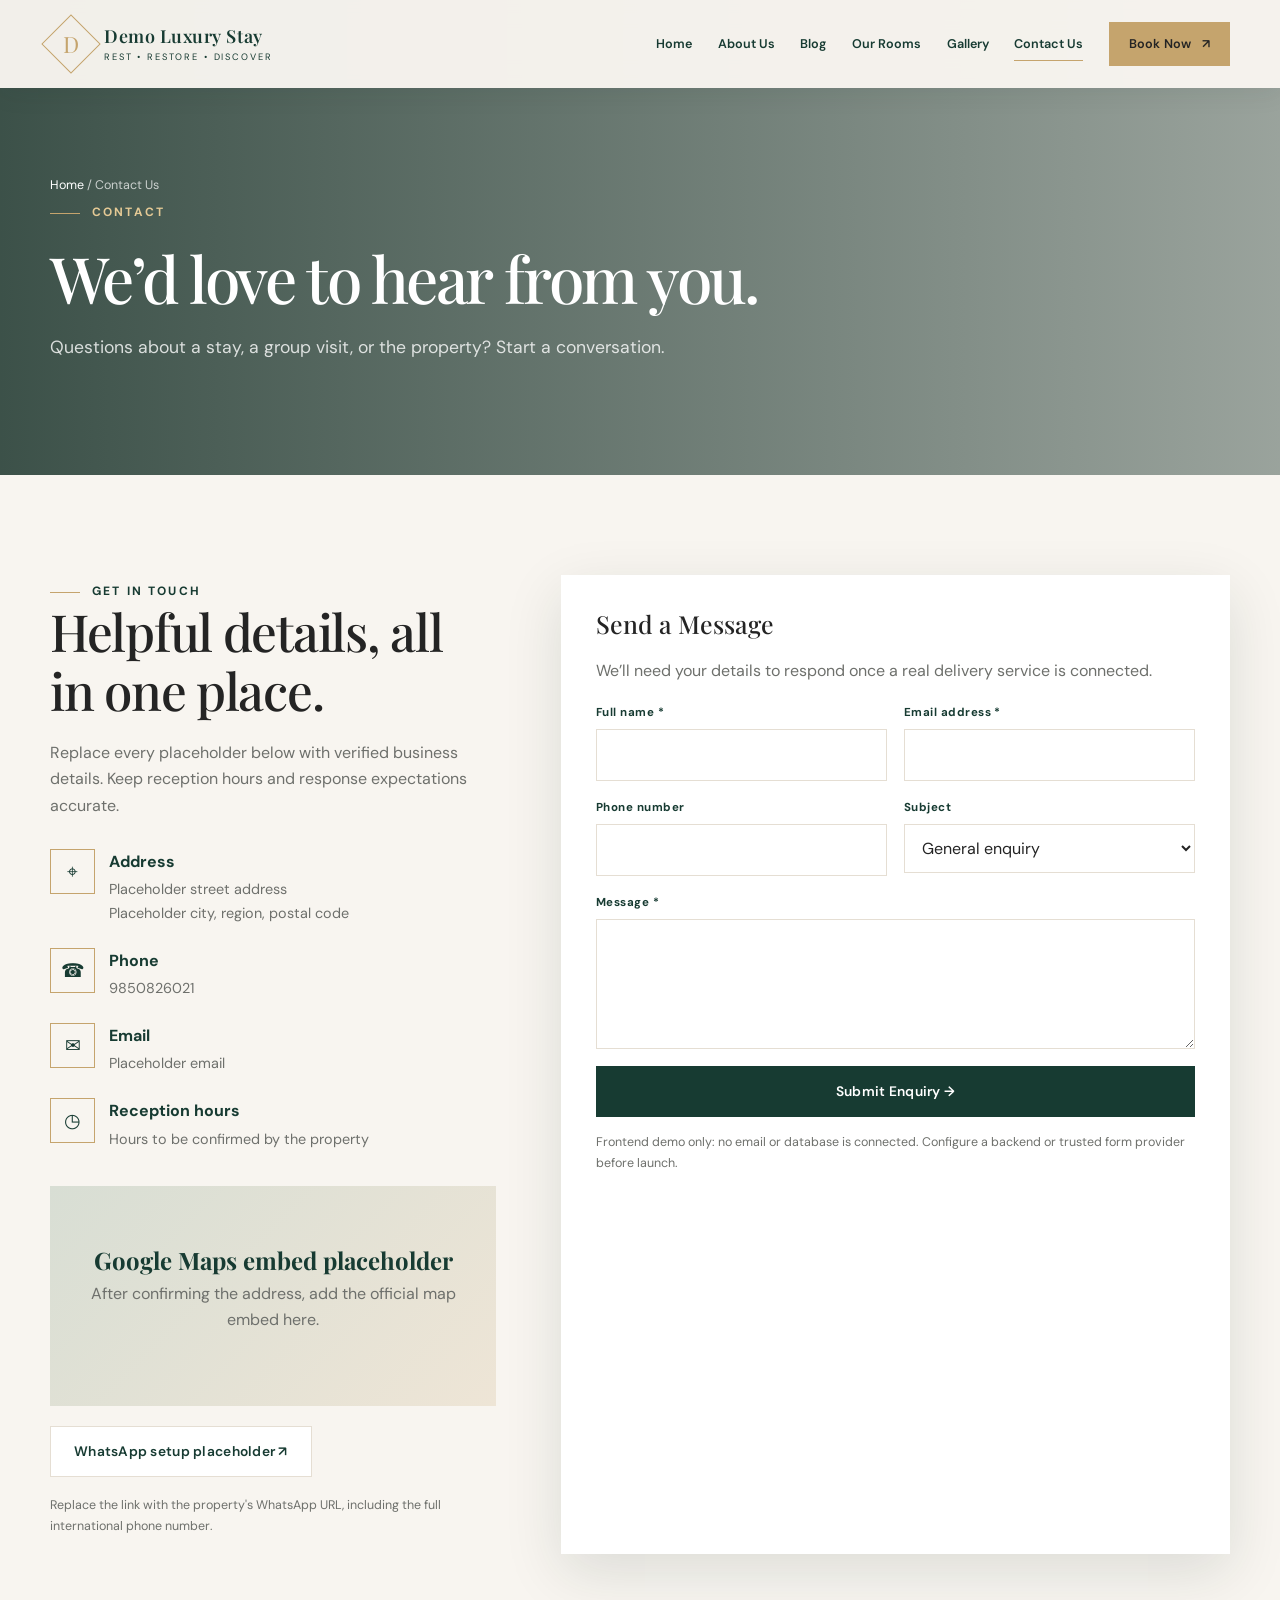
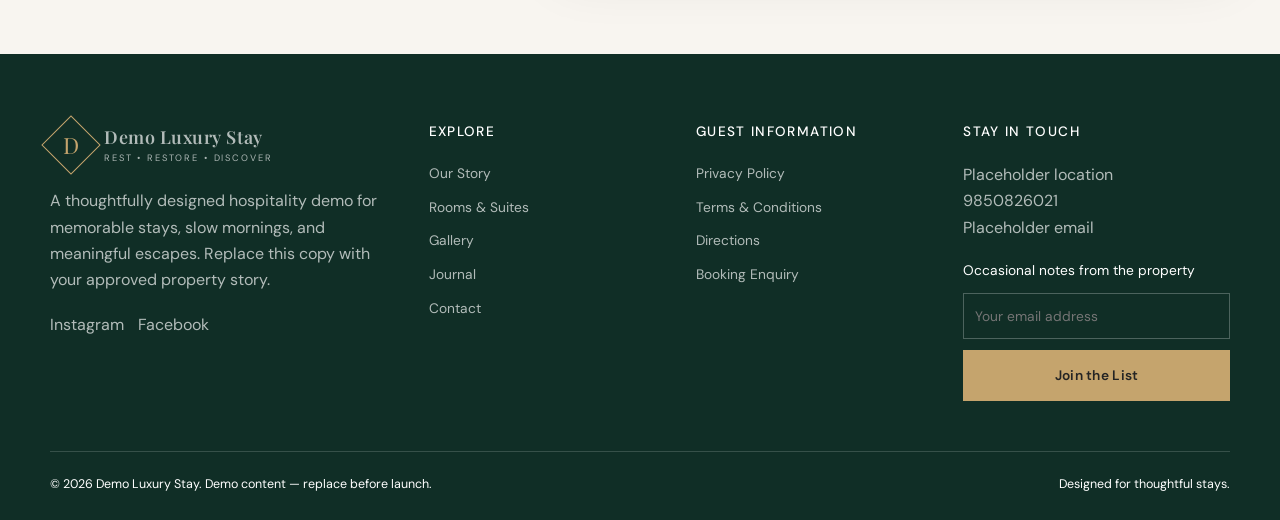
<file: contact.html>
<!doctype html>
<html lang="en">
<head>
  <meta charset="utf-8">
  <meta name="viewport" content="width=device-width, initial-scale=1">
  <title>Contact & Enquiries | Demo Luxury Stay</title>
  <meta name="description" content="Contact Demo Luxury Stay for accommodation enquiries. Contact details and map are placeholders to replace before launch.">
  <meta name="robots" content="index,follow">
  <meta name="theme-color" content="#173b32">
  <link rel="canonical" href="https://example.com/contact.html">
  <meta property="og:type" content="website">
  <meta property="og:title" content="Contact & Enquiries | Demo Luxury Stay">
  <meta property="og:description" content="Contact Demo Luxury Stay for accommodation enquiries. Contact details and map are placeholders to replace before launch.">
  <meta property="og:url" content="https://example.com/contact.html">
  <meta property="og:image" content="https://images.unsplash.com/photo-1566073771259-6a8506099945?auto=format&fit=crop&w=1200&q=80">
  <meta name="twitter:card" content="summary_large_image">
  <meta name="twitter:title" content="Contact & Enquiries | Demo Luxury Stay">
  <meta name="twitter:description" content="Contact Demo Luxury Stay for accommodation enquiries. Contact details and map are placeholders to replace before launch.">
  <link rel="icon" href="assets/favicon/favicon.svg" type="image/svg+xml">
  <link rel="stylesheet" href="css/style.css">
  <script type="application/ld+json">
{"@context":"https://schema.org","@type":"Hotel","name":"Demo Luxury Stay","description":"Placeholder hotel contact page. Replace with verified contact details.","url":"https://example.com/contact.html"}
</script>
</head>
<body>
<a class="sr-only" href="#main">Skip to content</a>
<header class="site-header inner-header">
  <div class="container nav-wrap">
    <a class="brand" href="index.html" aria-label="Demo Luxury Stay home">
      <span class="brand-mark" aria-hidden="true"><span>D</span></span>
      <span class="brand-copy"><strong>Demo Luxury Stay</strong><small>Rest • Restore • Discover</small></span>
    </a>
    <button class="menu-toggle" type="button" aria-label="Toggle navigation" aria-expanded="false"><span></span></button>
    <nav class="main-nav" aria-label="Main navigation">
      <a href="index.html" data-page="index.html">Home</a><a href="about.html" data-page="about.html">About Us</a><a href="blog.html" data-page="blog.html">Blog</a><a href="rooms.html" data-page="rooms.html">Our Rooms</a><a href="gallery.html" data-page="gallery.html">Gallery</a><a href="contact.html" data-page="contact.html">Contact Us</a>
      <a class="btn btn-gold" href="index.html#booking">Book Now <span aria-hidden="true">↗</span></a>
    </nav>
  </div>
</header>
<main id="main">
<section class="page-hero"><div class="container"><div class="breadcrumbs"><a href="index.html">Home</a> / Contact Us</div><span class="eyebrow">Contact</span><h1>We’d love to hear from you.</h1><p class="lead" style="color:rgba(255,255,255,.8)">Questions about a stay, a group visit, or the property? Start a conversation.</p></div></section>
<section class="section"><div class="container contact-grid"><div><span class="eyebrow">Get in touch</span><h2>Helpful details, all in one place.</h2><p>Replace every placeholder below with verified business details. Keep reception hours and response expectations accurate.</p><div class="contact-list"><div class="contact-item"><div class="amenity-icon">⌖</div><div><strong>Address</strong><p>Placeholder street address<br>Placeholder city, region, postal code</p></div></div><div class="contact-item"><div class="amenity-icon">☎</div><div><strong>Phone</strong><p>9850826021</p></div></div><div class="contact-item"><div class="amenity-icon">✉</div><div><strong>Email</strong><p>Placeholder email</p></div></div><div class="contact-item"><div class="amenity-icon">◷</div><div><strong>Reception hours</strong><p>Hours to be confirmed by the property</p></div></div></div><div class="map-placeholder"><div><strong>Google Maps embed placeholder</strong><p>After confirming the address, add the official map embed here.</p></div></div><p style="margin-top:20px"><a class="btn btn-light" href="https://wa.me/" target="_blank" rel="noopener">WhatsApp setup placeholder ↗</a></p><p style="font-size:.78rem">Replace the link with the property's WhatsApp URL, including the full international phone number.</p></div>
<form class="contact-form" data-demo-form="contact"><h3>Send a Message</h3><p>We’ll need your details to respond once a real delivery service is connected.</p><div class="form-grid"><div class="field"><label for="name">Full name *</label><input id="name" name="name" autocomplete="name" required minlength="2"></div><div class="field"><label for="email">Email address *</label><input id="email" name="email" type="email" autocomplete="email" required></div><div class="field"><label for="phone">Phone number</label><input id="phone" name="phone" type="tel" autocomplete="tel" pattern="[0-9+() .-]{7,20}" title="Enter a valid phone number"></div><div class="field"><label for="topic">Subject</label><select id="topic" name="topic"><option>General enquiry</option><option>Accommodation</option><option>Group booking</option><option>Events</option><option>Accessibility question</option></select></div><div class="field full"><label for="message">Message *</label><textarea id="message" name="message" required minlength="10"></textarea></div><div class="field full"><button class="btn" type="submit">Submit Enquiry →</button></div></div><div class="form-message" role="status" aria-live="polite"></div><p style="font-size:.78rem;margin-top:15px">Frontend demo only: no email or database is connected. Configure a backend or trusted form provider before launch.</p></form></div></section>
</main>
<footer class="site-footer">
  <div class="container">
    <div class="footer-grid">
      <div>
        <a class="brand" href="index.html"><span class="brand-mark" aria-hidden="true"><span>D</span></span><span class="brand-copy"><strong>Demo Luxury Stay</strong><small>Rest • Restore • Discover</small></span></a>
        <p>A thoughtfully designed hospitality demo for memorable stays, slow mornings, and meaningful escapes. Replace this copy with your approved property story.</p>
        <div class="socials"><a href="#" aria-label="Instagram placeholder">Instagram</a><a href="#" aria-label="Facebook placeholder">Facebook</a></div>
      </div>
      <div><h3>Explore</h3><div class="footer-links"><a href="about.html">Our Story</a><a href="rooms.html">Rooms & Suites</a><a href="gallery.html">Gallery</a><a href="blog.html">Journal</a><a href="contact.html">Contact</a></div></div>
      <div><h3>Guest Information</h3><div class="footer-links"><a href="privacy-policy.html">Privacy Policy</a><a href="terms.html">Terms & Conditions</a><a href="contact.html">Directions</a><a href="index.html#booking">Booking Enquiry</a></div></div>
      <div><h3>Stay in Touch</h3><p>Placeholder location<br>9850826021<br>Placeholder email</p>
        <form data-demo-form="newsletter" class="footer-links"><label for="newsletter-email">Occasional notes from the property</label><input id="newsletter-email" name="email" type="email" placeholder="Your email address" required style="padding:11px;border:1px solid rgba(255,255,255,.25);background:transparent;color:#fff"><button class="btn btn-gold" type="submit">Join the List</button><div class="form-message" role="status" aria-live="polite"></div></form>
      </div>
    </div>
    <div class="footer-bottom"><span>© <span data-current-year></span> Demo Luxury Stay. Demo content — replace before launch.</span><span>Designed for thoughtful stays.</span></div>
  </div>
</footer>
<script src="js/script.js" defer></script>
</body>
</html>
</file>
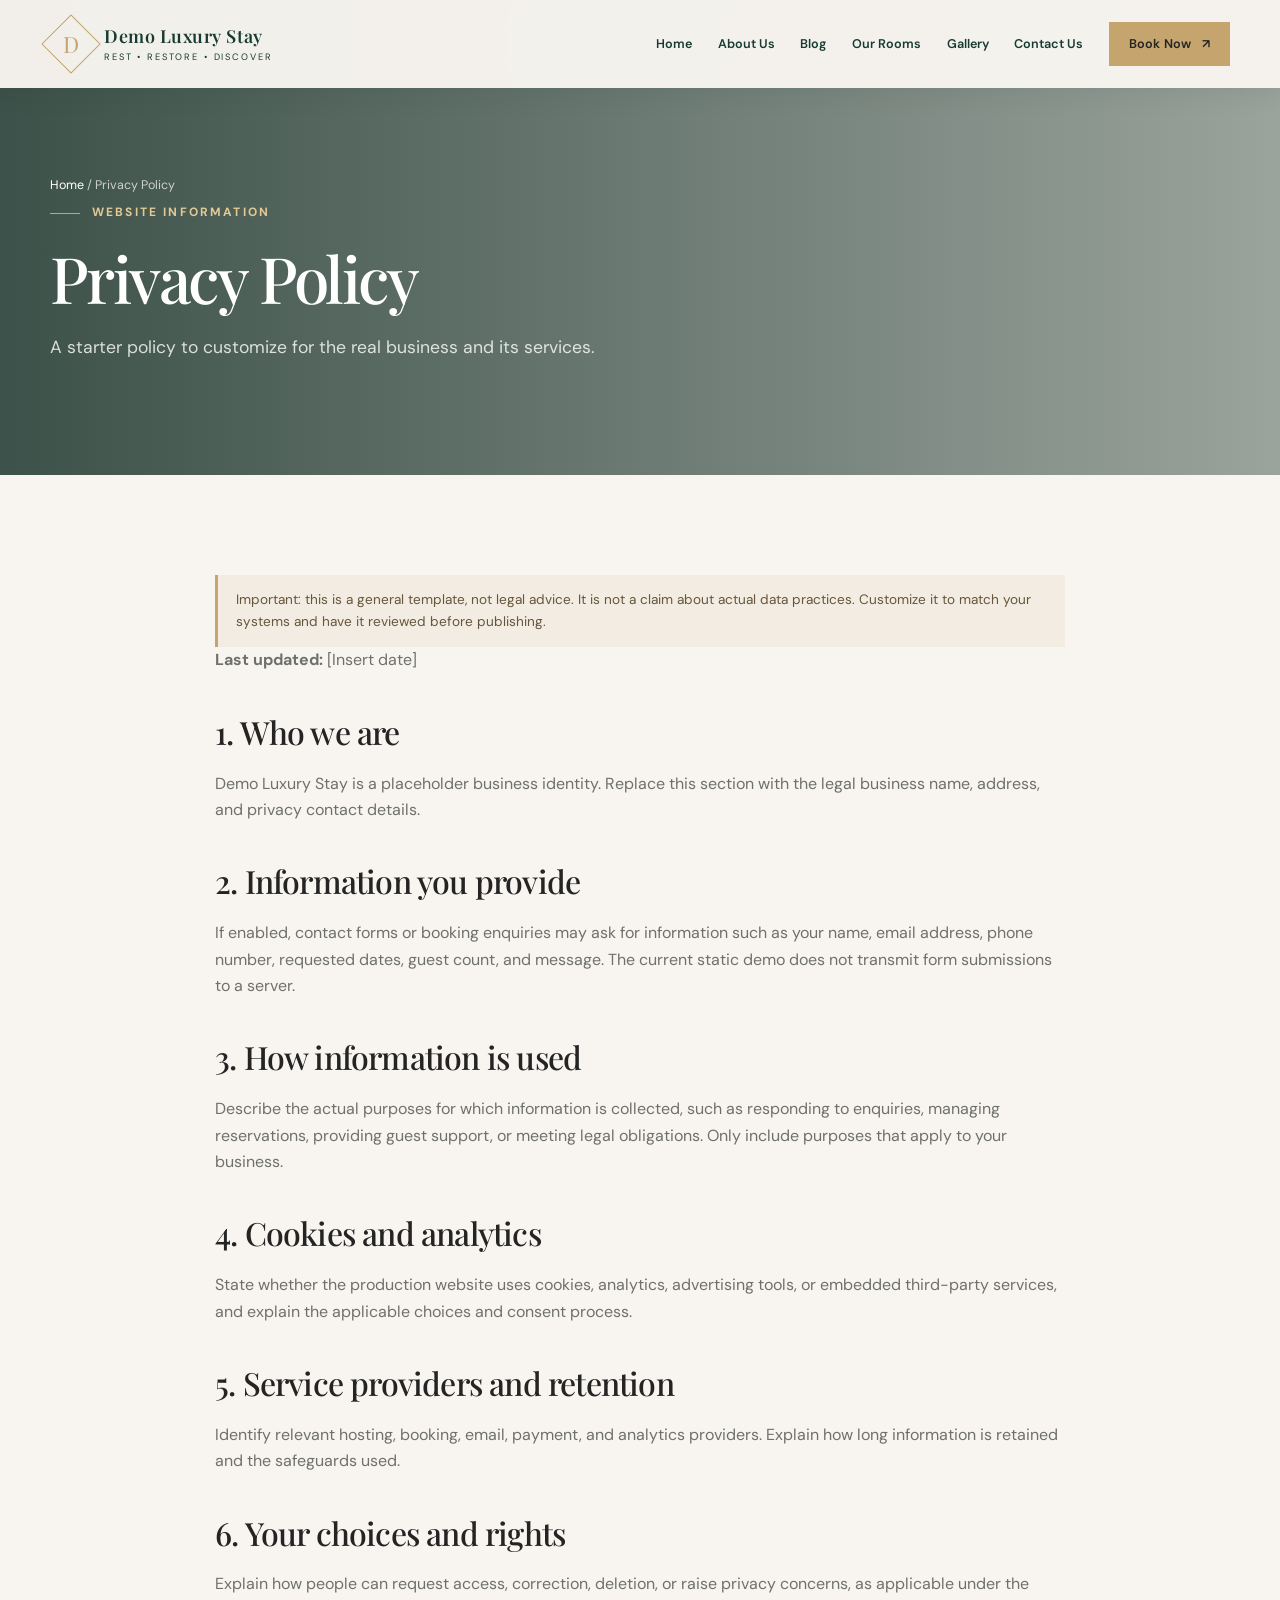
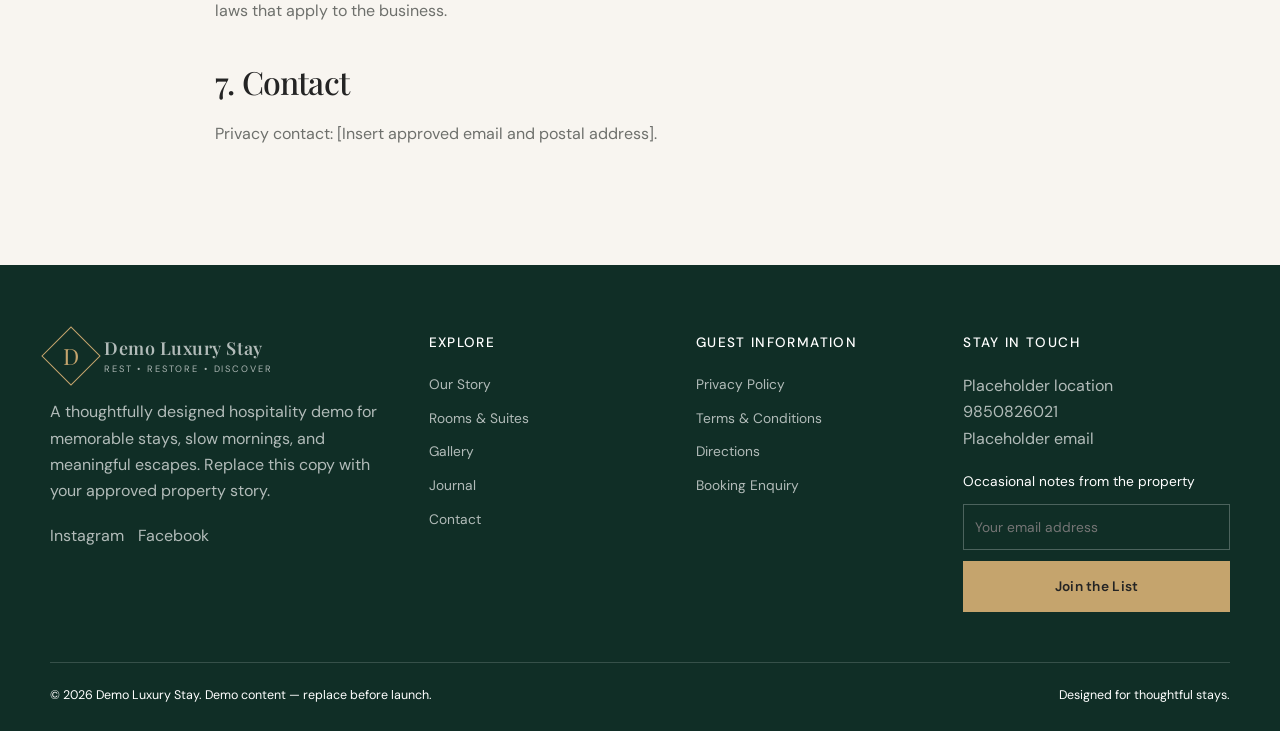
<file: privacy-policy.html>
<!doctype html>
<html lang="en">
<head>
  <meta charset="utf-8">
  <meta name="viewport" content="width=device-width, initial-scale=1">
  <title>Privacy Policy | Demo Luxury Stay</title>
  <meta name="description" content="A starter privacy policy for the Demo Luxury Stay website. Have it reviewed and customize it before launch.">
  <meta name="robots" content="index,follow">
  <meta name="theme-color" content="#173b32">
  <link rel="canonical" href="https://example.com/privacy-policy.html">
  <meta property="og:type" content="website">
  <meta property="og:title" content="Privacy Policy | Demo Luxury Stay">
  <meta property="og:description" content="A starter privacy policy for the Demo Luxury Stay website. Have it reviewed and customize it before launch.">
  <meta property="og:url" content="https://example.com/privacy-policy.html">
  <meta property="og:image" content="https://images.unsplash.com/photo-1566073771259-6a8506099945?auto=format&fit=crop&w=1200&q=80">
  <meta name="twitter:card" content="summary_large_image">
  <meta name="twitter:title" content="Privacy Policy | Demo Luxury Stay">
  <meta name="twitter:description" content="A starter privacy policy for the Demo Luxury Stay website. Have it reviewed and customize it before launch.">
  <link rel="icon" href="assets/favicon/favicon.svg" type="image/svg+xml">
  <link rel="stylesheet" href="css/style.css">

</head>
<body>
<a class="sr-only" href="#main">Skip to content</a>
<header class="site-header inner-header">
  <div class="container nav-wrap">
    <a class="brand" href="index.html" aria-label="Demo Luxury Stay home">
      <span class="brand-mark" aria-hidden="true"><span>D</span></span>
      <span class="brand-copy"><strong>Demo Luxury Stay</strong><small>Rest • Restore • Discover</small></span>
    </a>
    <button class="menu-toggle" type="button" aria-label="Toggle navigation" aria-expanded="false"><span></span></button>
    <nav class="main-nav" aria-label="Main navigation">
      <a href="index.html" data-page="index.html">Home</a><a href="about.html" data-page="about.html">About Us</a><a href="blog.html" data-page="blog.html">Blog</a><a href="rooms.html" data-page="rooms.html">Our Rooms</a><a href="gallery.html" data-page="gallery.html">Gallery</a><a href="contact.html" data-page="contact.html">Contact Us</a>
      <a class="btn btn-gold" href="index.html#booking">Book Now <span aria-hidden="true">↗</span></a>
    </nav>
  </div>
</header>
<main id="main">
<section class="page-hero"><div class="container"><div class="breadcrumbs"><a href="index.html">Home</a> / Privacy Policy</div><span class="eyebrow">Website information</span><h1>Privacy Policy</h1><p class="lead" style="color:rgba(255,255,255,.8)">A starter policy to customize for the real business and its services.</p></div></section>
<section class="section"><article class="container policy-content"><div class="notice">Important: this is a general template, not legal advice. It is not a claim about actual data practices. Customize it to match your systems and have it reviewed before publishing.</div><p><strong>Last updated:</strong> [Insert date]</p><h2>1. Who we are</h2><p>Demo Luxury Stay is a placeholder business identity. Replace this section with the legal business name, address, and privacy contact details.</p><h2>2. Information you provide</h2><p>If enabled, contact forms or booking enquiries may ask for information such as your name, email address, phone number, requested dates, guest count, and message. The current static demo does not transmit form submissions to a server.</p><h2>3. How information is used</h2><p>Describe the actual purposes for which information is collected, such as responding to enquiries, managing reservations, providing guest support, or meeting legal obligations. Only include purposes that apply to your business.</p><h2>4. Cookies and analytics</h2><p>State whether the production website uses cookies, analytics, advertising tools, or embedded third-party services, and explain the applicable choices and consent process.</p><h2>5. Service providers and retention</h2><p>Identify relevant hosting, booking, email, payment, and analytics providers. Explain how long information is retained and the safeguards used.</p><h2>6. Your choices and rights</h2><p>Explain how people can request access, correction, deletion, or raise privacy concerns, as applicable under the laws that apply to the business.</p><h2>7. Contact</h2><p>Privacy contact: [Insert approved email and postal address].</p></article></section>
</main>
<footer class="site-footer">
  <div class="container">
    <div class="footer-grid">
      <div>
        <a class="brand" href="index.html"><span class="brand-mark" aria-hidden="true"><span>D</span></span><span class="brand-copy"><strong>Demo Luxury Stay</strong><small>Rest • Restore • Discover</small></span></a>
        <p>A thoughtfully designed hospitality demo for memorable stays, slow mornings, and meaningful escapes. Replace this copy with your approved property story.</p>
        <div class="socials"><a href="#" aria-label="Instagram placeholder">Instagram</a><a href="#" aria-label="Facebook placeholder">Facebook</a></div>
      </div>
      <div><h3>Explore</h3><div class="footer-links"><a href="about.html">Our Story</a><a href="rooms.html">Rooms & Suites</a><a href="gallery.html">Gallery</a><a href="blog.html">Journal</a><a href="contact.html">Contact</a></div></div>
      <div><h3>Guest Information</h3><div class="footer-links"><a href="privacy-policy.html">Privacy Policy</a><a href="terms.html">Terms & Conditions</a><a href="contact.html">Directions</a><a href="index.html#booking">Booking Enquiry</a></div></div>
      <div><h3>Stay in Touch</h3><p>Placeholder location<br>9850826021<br>Placeholder email</p>
        <form data-demo-form="newsletter" class="footer-links"><label for="newsletter-email">Occasional notes from the property</label><input id="newsletter-email" name="email" type="email" placeholder="Your email address" required style="padding:11px;border:1px solid rgba(255,255,255,.25);background:transparent;color:#fff"><button class="btn btn-gold" type="submit">Join the List</button><div class="form-message" role="status" aria-live="polite"></div></form>
      </div>
    </div>
    <div class="footer-bottom"><span>© <span data-current-year></span> Demo Luxury Stay. Demo content — replace before launch.</span><span>Designed for thoughtful stays.</span></div>
  </div>
</footer>
<script src="js/script.js" defer></script>
</body>
</html>
</file>
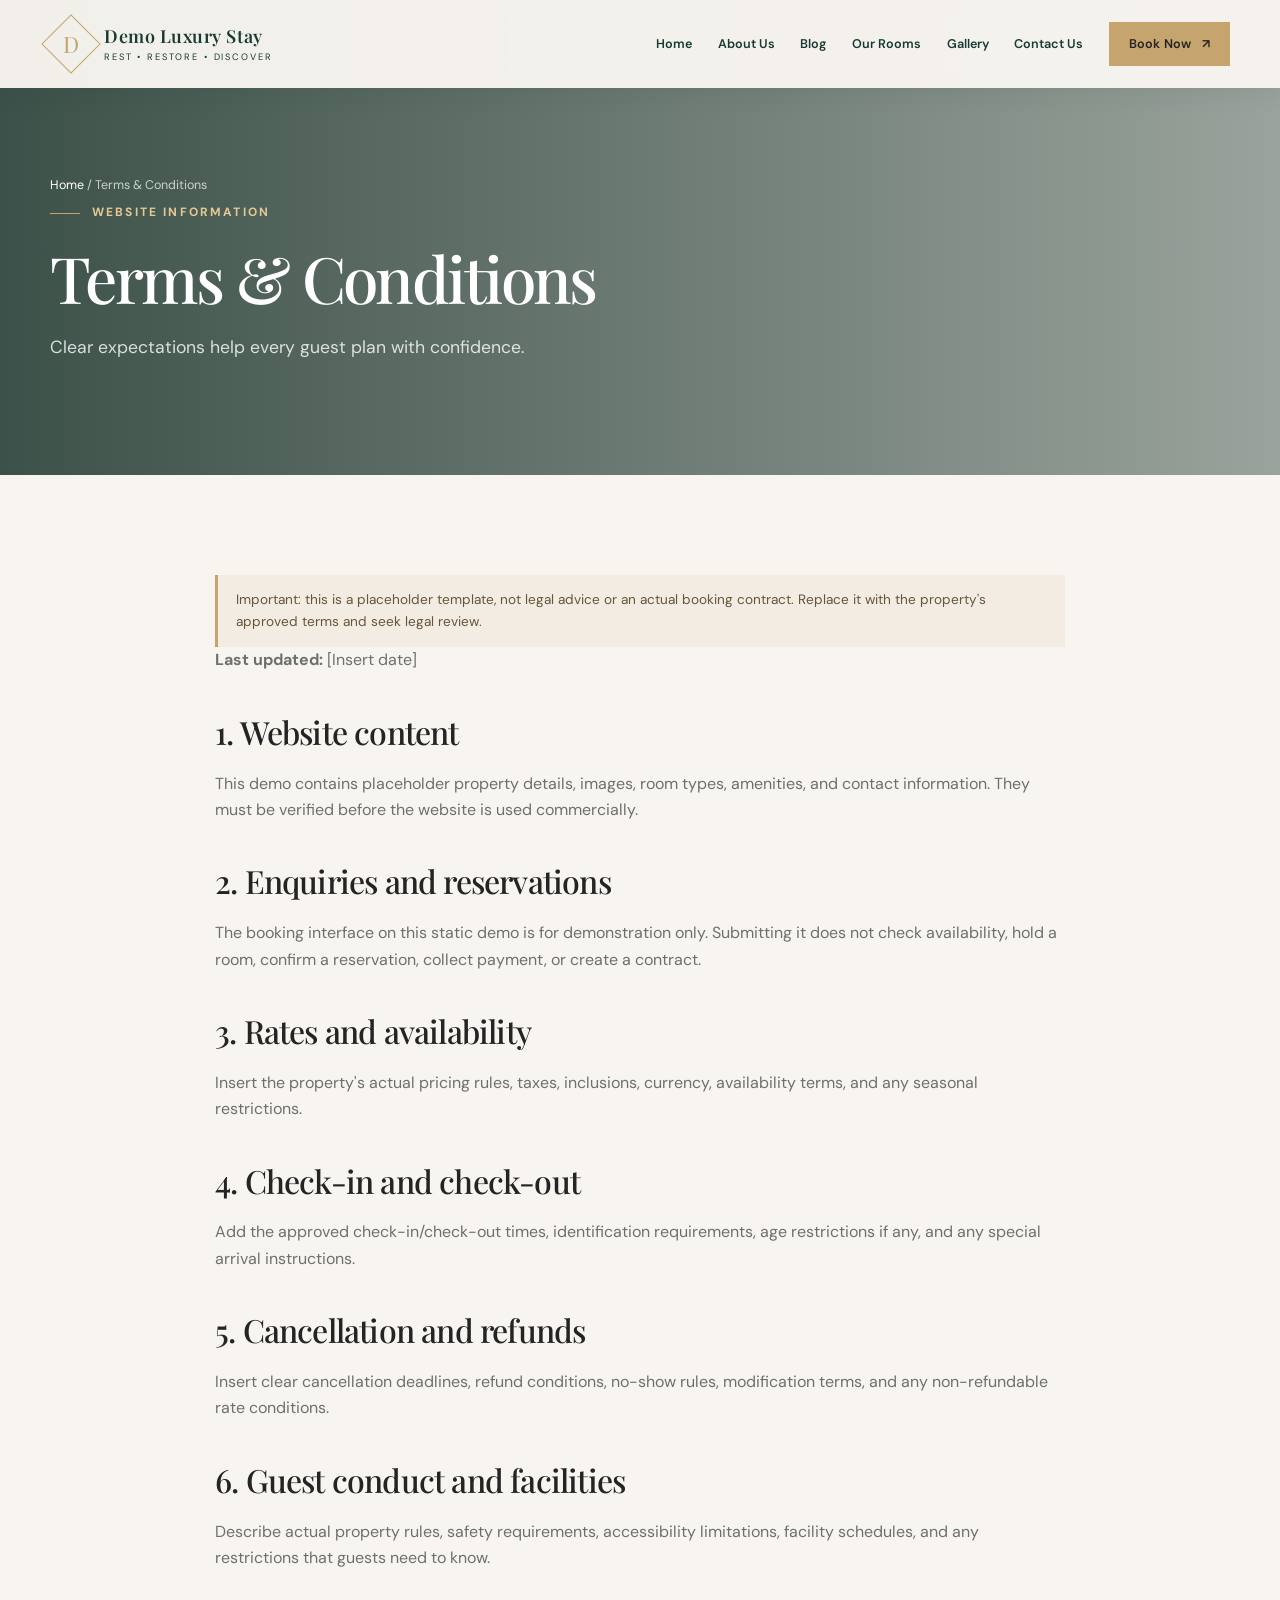
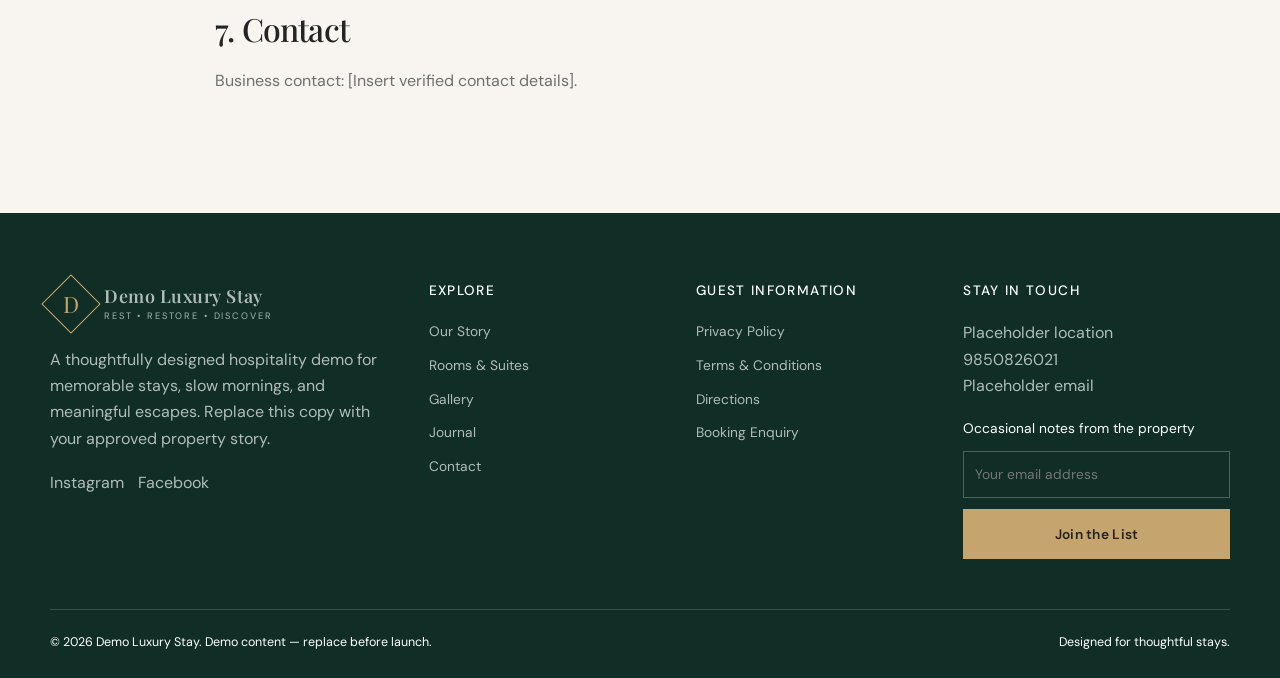
<file: terms.html>
<!doctype html>
<html lang="en">
<head>
  <meta charset="utf-8">
  <meta name="viewport" content="width=device-width, initial-scale=1">
  <title>Terms & Conditions | Demo Luxury Stay</title>
  <meta name="description" content="Starter terms and conditions for Demo Luxury Stay. Customize booking, cancellation, payment, and property rules before launch.">
  <meta name="robots" content="index,follow">
  <meta name="theme-color" content="#173b32">
  <link rel="canonical" href="https://example.com/terms.html">
  <meta property="og:type" content="website">
  <meta property="og:title" content="Terms & Conditions | Demo Luxury Stay">
  <meta property="og:description" content="Starter terms and conditions for Demo Luxury Stay. Customize booking, cancellation, payment, and property rules before launch.">
  <meta property="og:url" content="https://example.com/terms.html">
  <meta property="og:image" content="https://images.unsplash.com/photo-1566073771259-6a8506099945?auto=format&fit=crop&w=1200&q=80">
  <meta name="twitter:card" content="summary_large_image">
  <meta name="twitter:title" content="Terms & Conditions | Demo Luxury Stay">
  <meta name="twitter:description" content="Starter terms and conditions for Demo Luxury Stay. Customize booking, cancellation, payment, and property rules before launch.">
  <link rel="icon" href="assets/favicon/favicon.svg" type="image/svg+xml">
  <link rel="stylesheet" href="css/style.css">

</head>
<body>
<a class="sr-only" href="#main">Skip to content</a>
<header class="site-header inner-header">
  <div class="container nav-wrap">
    <a class="brand" href="index.html" aria-label="Demo Luxury Stay home">
      <span class="brand-mark" aria-hidden="true"><span>D</span></span>
      <span class="brand-copy"><strong>Demo Luxury Stay</strong><small>Rest • Restore • Discover</small></span>
    </a>
    <button class="menu-toggle" type="button" aria-label="Toggle navigation" aria-expanded="false"><span></span></button>
    <nav class="main-nav" aria-label="Main navigation">
      <a href="index.html" data-page="index.html">Home</a><a href="about.html" data-page="about.html">About Us</a><a href="blog.html" data-page="blog.html">Blog</a><a href="rooms.html" data-page="rooms.html">Our Rooms</a><a href="gallery.html" data-page="gallery.html">Gallery</a><a href="contact.html" data-page="contact.html">Contact Us</a>
      <a class="btn btn-gold" href="index.html#booking">Book Now <span aria-hidden="true">↗</span></a>
    </nav>
  </div>
</header>
<main id="main">
<section class="page-hero"><div class="container"><div class="breadcrumbs"><a href="index.html">Home</a> / Terms & Conditions</div><span class="eyebrow">Website information</span><h1>Terms & Conditions</h1><p class="lead" style="color:rgba(255,255,255,.8)">Clear expectations help every guest plan with confidence.</p></div></section>
<section class="section"><article class="container policy-content"><div class="notice">Important: this is a placeholder template, not legal advice or an actual booking contract. Replace it with the property's approved terms and seek legal review.</div><p><strong>Last updated:</strong> [Insert date]</p><h2>1. Website content</h2><p>This demo contains placeholder property details, images, room types, amenities, and contact information. They must be verified before the website is used commercially.</p><h2>2. Enquiries and reservations</h2><p>The booking interface on this static demo is for demonstration only. Submitting it does not check availability, hold a room, confirm a reservation, collect payment, or create a contract.</p><h2>3. Rates and availability</h2><p>Insert the property's actual pricing rules, taxes, inclusions, currency, availability terms, and any seasonal restrictions.</p><h2>4. Check-in and check-out</h2><p>Add the approved check-in/check-out times, identification requirements, age restrictions if any, and any special arrival instructions.</p><h2>5. Cancellation and refunds</h2><p>Insert clear cancellation deadlines, refund conditions, no-show rules, modification terms, and any non-refundable rate conditions.</p><h2>6. Guest conduct and facilities</h2><p>Describe actual property rules, safety requirements, accessibility limitations, facility schedules, and any restrictions that guests need to know.</p><h2>7. Contact</h2><p>Business contact: [Insert verified contact details].</p></article></section>
</main>
<footer class="site-footer">
  <div class="container">
    <div class="footer-grid">
      <div>
        <a class="brand" href="index.html"><span class="brand-mark" aria-hidden="true"><span>D</span></span><span class="brand-copy"><strong>Demo Luxury Stay</strong><small>Rest • Restore • Discover</small></span></a>
        <p>A thoughtfully designed hospitality demo for memorable stays, slow mornings, and meaningful escapes. Replace this copy with your approved property story.</p>
        <div class="socials"><a href="#" aria-label="Instagram placeholder">Instagram</a><a href="#" aria-label="Facebook placeholder">Facebook</a></div>
      </div>
      <div><h3>Explore</h3><div class="footer-links"><a href="about.html">Our Story</a><a href="rooms.html">Rooms & Suites</a><a href="gallery.html">Gallery</a><a href="blog.html">Journal</a><a href="contact.html">Contact</a></div></div>
      <div><h3>Guest Information</h3><div class="footer-links"><a href="privacy-policy.html">Privacy Policy</a><a href="terms.html">Terms & Conditions</a><a href="contact.html">Directions</a><a href="index.html#booking">Booking Enquiry</a></div></div>
      <div><h3>Stay in Touch</h3><p>Placeholder location<br>9850826021<br>Placeholder email</p>
        <form data-demo-form="newsletter" class="footer-links"><label for="newsletter-email">Occasional notes from the property</label><input id="newsletter-email" name="email" type="email" placeholder="Your email address" required style="padding:11px;border:1px solid rgba(255,255,255,.25);background:transparent;color:#fff"><button class="btn btn-gold" type="submit">Join the List</button><div class="form-message" role="status" aria-live="polite"></div></form>
      </div>
    </div>
    <div class="footer-bottom"><span>© <span data-current-year></span> Demo Luxury Stay. Demo content — replace before launch.</span><span>Designed for thoughtful stays.</span></div>
  </div>
</footer>
<script src="js/script.js" defer></script>
</body>
</html>
</file>
<file: css/style.css>
@import url('https://fonts.googleapis.com/css2?family=DM+Sans:wght@400;500;600;700&family=Playfair+Display:wght@400;500;600;700&display=swap');
:root{--ivory:#f8f5f0;--green:#173b32;--green-2:#244c40;--gold:#c5a46d;--ink:#242424;--muted:#6e706c;--white:#fff;--line:#e5ded3;--shadow:0 18px 55px rgba(20,40,32,.12);--serif:"Playfair Display",Georgia,serif;--sans:"DM Sans",Arial,sans-serif;--wrap:1180px}
*{box-sizing:border-box}html{scroll-behavior:smooth;scroll-padding-top:90px}body{margin:0;background:var(--ivory);color:var(--ink);font-family:var(--sans);line-height:1.65}body.menu-open{overflow:hidden}img{display:block;max-width:100%;height:auto}a{color:inherit;text-decoration:none}button,input,select,textarea{font:inherit}button,a,input,select,textarea{outline-offset:4px}a:focus-visible,button:focus-visible,input:focus-visible,select:focus-visible,textarea:focus-visible{outline:2px solid var(--gold)}button{cursor:pointer}.container{width:min(var(--wrap),calc(100% - 40px));margin-inline:auto}.section{padding:100px 0}.section-small{padding:70px 0}.eyebrow{display:inline-flex;align-items:center;gap:12px;color:var(--green);font-size:.75rem;font-weight:700;letter-spacing:.18em;text-transform:uppercase}.eyebrow:before{content:"";width:30px;height:1px;background:var(--gold)}h1,h2,h3,h4{font-family:var(--serif);font-weight:500;line-height:1.15;margin:0 0 20px}h1{font-size:clamp(2.7rem,6vw,5.7rem);letter-spacing:-.04em}h2{font-size:clamp(2.2rem,4vw,3.7rem);letter-spacing:-.025em}h3{font-size:1.55rem}p{margin:0 0 18px;color:var(--muted)}.lead{font-size:1.1rem;max-width:650px}.section-heading{max-width:720px;margin:0 auto 48px;text-align:center}.section-heading .eyebrow{justify-content:center}.section-heading p{max-width:590px;margin-inline:auto}.btn{display:inline-flex;justify-content:center;align-items:center;gap:10px;min-height:50px;padding:13px 23px;border:1px solid transparent;background:var(--green);color:var(--white);font-weight:600;font-size:.86rem;letter-spacing:.02em;transition:transform .25s,background .25s,border-color .25s}.btn:hover{background:var(--green-2);transform:translateY(-2px)}.btn-gold{background:var(--gold);color:var(--ink)}.btn-gold:hover{background:#d3b681}.btn-outline{background:transparent;border-color:rgba(255,255,255,.65);color:#fff}.btn-outline:hover{background:#fff;color:var(--green)}.btn-light{background:var(--white);color:var(--green);border-color:var(--line)}.btn-light:hover{background:var(--ivory)}.text-link{display:inline-flex;gap:10px;align-items:center;color:var(--green);font-weight:700;font-size:.86rem;border-bottom:1px solid var(--gold);padding-bottom:5px}.text-link:hover{color:var(--gold)}.site-header{position:fixed;z-index:1000;inset:0 0 auto;color:#fff;transition:background .3s,color .3s,box-shadow .3s}.site-header.scrolled,.site-header.inner-header{background:rgba(248,245,240,.97);color:var(--green);box-shadow:0 5px 24px rgba(20,40,32,.08);backdrop-filter:blur(12px)}.nav-wrap{height:88px;display:flex;align-items:center;justify-content:space-between;gap:24px}.brand{display:flex;align-items:center;gap:12px;flex-shrink:0}.brand-mark{display:grid;place-items:center;width:42px;height:42px;border:1px solid var(--gold);font-family:var(--serif);font-size:1.4rem;color:var(--gold);transform:rotate(45deg)}.brand-mark span{transform:rotate(-45deg)}.brand-copy{display:flex;flex-direction:column;line-height:1.2}.brand-copy strong{font-family:var(--serif);font-size:1.12rem;font-weight:600;letter-spacing:.03em}.brand-copy small{font-size:.58rem;letter-spacing:.2em;text-transform:uppercase;margin-top:5px}.main-nav{display:flex;align-items:center;gap:clamp(14px,2vw,30px)}.main-nav a{font-size:.79rem;font-weight:600;position:relative;padding:8px 0}.main-nav a:not(.btn):after{content:"";position:absolute;left:0;bottom:1px;width:0;height:1px;background:var(--gold);transition:width .2s}.main-nav a:hover:after,.main-nav a.active:after{width:100%}.main-nav .btn{padding:11px 19px;min-height:44px}.menu-toggle{display:none;border:1px solid currentColor;background:transparent;color:inherit;width:44px;height:44px;align-items:center;justify-content:center}.menu-toggle span,.menu-toggle span:before,.menu-toggle span:after{width:18px;height:2px;background:currentColor;display:block;position:relative;transition:.2s}.menu-toggle span:before,.menu-toggle span:after{content:"";position:absolute;left:0}.menu-toggle span:before{top:-6px}.menu-toggle span:after{top:6px}.hero{min-height:760px;height:100svh;max-height:1000px;position:relative;display:flex;align-items:center;color:#fff;background:#1d332b;isolation:isolate}.hero:before{content:"";position:absolute;inset:0;z-index:-1;background:linear-gradient(90deg,rgba(9,28,22,.77),rgba(9,28,22,.35) 54%,rgba(9,28,22,.15)),linear-gradient(0deg,rgba(9,28,22,.45),transparent 55%),url('https://images.unsplash.com/photo-1571896349842-33c89424de2d?auto=format&fit=crop&w=2200&q=85') center/cover}.hero-content{padding-top:75px;max-width:780px}.hero .eyebrow{color:#e4c995}.hero h1{max-width:800px;margin:22px 0}.hero p{color:rgba(255,255,255,.82);font-size:1.1rem;max-width:590px}.hero-actions{display:flex;flex-wrap:wrap;gap:12px;margin-top:30px}.hero-note{margin-top:45px;display:flex;align-items:center;gap:16px;font-size:.75rem;letter-spacing:.12em;text-transform:uppercase;color:rgba(255,255,255,.8)}.hero-note:before{content:"";width:48px;height:1px;background:var(--gold)}.booking-panel{position:relative;margin-top:-62px;z-index:5;background:#fff;padding:25px;box-shadow:var(--shadow);display:grid;grid-template-columns:repeat(4,minmax(0,1fr)) auto;gap:16px;align-items:end}.field{display:flex;flex-direction:column;gap:7px}.field label{font-size:.72rem;font-weight:700;letter-spacing:.04em;color:var(--green)}.field input,.field select,.field textarea{width:100%;border:1px solid var(--line);background:#fff;padding:12px 13px;color:var(--ink);min-height:48px;border-radius:0}.field textarea{min-height:130px;resize:vertical}.booking-panel .btn{min-height:48px;white-space:nowrap}.split{display:grid;grid-template-columns:1fr 1fr;gap:80px;align-items:center}.image-stack{position:relative;padding:0 35px 35px 0}.image-stack img{width:100%;height:520px;object-fit:cover}.image-stack:after{content:"";position:absolute;right:0;bottom:0;width:65%;height:65%;border:1px solid var(--gold);z-index:-1}.image-caption{position:absolute;left:-25px;bottom:55px;background:var(--green);color:#fff;padding:18px 24px;max-width:220px;font-family:var(--serif);font-size:1.25rem}.check-list{display:grid;grid-template-columns:1fr 1fr;gap:12px;margin:28px 0}.check-list span{display:flex;align-items:center;gap:10px;font-size:.88rem;color:var(--ink)}.check-list span:before{content:"✓";display:grid;place-items:center;width:22px;height:22px;background:#e7eee8;color:var(--green);border-radius:50%;font-size:.75rem}.stats{display:grid;grid-template-columns:repeat(3,1fr);gap:20px;border-top:1px solid var(--line);padding-top:24px;margin-top:30px}.stat strong{display:block;font-family:var(--serif);font-size:1.8rem;color:var(--green);font-weight:500}.stat span{font-size:.78rem;color:var(--muted)}.soft-section{background:#f0ebe3}.card-grid{display:grid;grid-template-columns:repeat(3,1fr);gap:25px}.room-card,.blog-card,.amenity-card,.quote-card{background:#fff;box-shadow:0 7px 28px rgba(28,40,33,.04)}.room-card{transition:transform .25s,box-shadow .25s}.room-card:hover,.blog-card:hover{transform:translateY(-5px);box-shadow:var(--shadow)}.room-card img{height:265px;width:100%;object-fit:cover}.card-body{padding:25px}.card-top{display:flex;align-items:start;justify-content:space-between;gap:12px}.price{font-family:var(--serif);font-size:1.25rem;color:var(--green);white-space:nowrap}.price small{display:block;font: .68rem var(--sans);color:var(--muted);text-align:right}.room-meta{display:flex;gap:14px;flex-wrap:wrap;border-top:1px solid var(--line);padding-top:15px;margin-top:18px;color:var(--muted);font-size:.75rem}.room-meta span{display:flex;align-items:center;gap:6px}.card-actions{display:flex;gap:10px;margin-top:22px}.card-actions .btn{flex:1;padding-inline:12px}.amenities-grid{display:grid;grid-template-columns:repeat(4,1fr);gap:1px;background:var(--line);border:1px solid var(--line)}.amenity-card{padding:30px 25px;background:var(--ivory)}.amenity-icon{width:45px;height:45px;display:grid;place-items:center;border:1px solid var(--gold);color:var(--green);font-size:1.2rem;margin-bottom:22px}.amenity-card h3{font-size:1.25rem;margin-bottom:9px}.amenity-card p{font-size:.86rem;margin:0}.gallery-filters{display:flex;justify-content:center;flex-wrap:wrap;gap:10px;margin-bottom:32px}.filter-btn{border:1px solid var(--line);background:transparent;padding:9px 16px;color:var(--muted);font-size:.8rem}.filter-btn.active,.filter-btn:hover{background:var(--green);border-color:var(--green);color:#fff}.gallery-grid{display:grid;grid-template-columns:repeat(4,1fr);grid-auto-rows:210px;gap:14px}.gallery-item{position:relative;overflow:hidden;border:0;padding:0;background:#ddd;cursor:zoom-in}.gallery-item:first-child{grid-column:span 2;grid-row:span 2}.gallery-item img{width:100%;height:100%;object-fit:cover;transition:transform .5s}.gallery-item:hover img{transform:scale(1.06)}.gallery-item:after{content:"↗";position:absolute;right:14px;bottom:14px;background:rgba(23,59,50,.9);color:#fff;width:35px;height:35px;display:grid;place-items:center}.gallery-item[hidden]{display:none}.blog-card img{height:220px;width:100%;object-fit:cover}.blog-category{font-size:.7rem;text-transform:uppercase;letter-spacing:.12em;color:#9a7740;font-weight:700}.blog-card h3{margin:10px 0;font-size:1.45rem}.blog-card p{font-size:.9rem}.blog-meta{font-size:.75rem;color:var(--muted);margin-bottom:14px}.testimonial-wrap{display:grid;grid-template-columns:.8fr 1.2fr;gap:60px;align-items:center}.quote-card{padding:38px}.quote-mark{font-family:var(--serif);font-size:4rem;color:var(--gold);line-height:.8}.quote-card blockquote{font-family:var(--serif);font-size:1.6rem;line-height:1.45;margin:18px 0 25px}.quote-card .placeholder-note{font-size:.72rem;background:#f6f0e4;padding:9px 12px;display:inline-block;color:#715b36}.contact-grid{display:grid;grid-template-columns:.8fr 1.2fr;gap:65px}.contact-list{display:grid;gap:22px;margin-top:30px}.contact-item{display:flex;gap:14px}.contact-item .amenity-icon{flex-shrink:0;margin:0}.contact-item strong{display:block;color:var(--green);margin-bottom:3px}.contact-item p{margin:0;font-size:.9rem}.contact-form{background:#fff;padding:35px;box-shadow:var(--shadow)}.form-grid{display:grid;grid-template-columns:1fr 1fr;gap:17px}.field.full{grid-column:1/-1}.form-message{padding:12px 15px;margin-top:15px;font-size:.9rem;display:none}.form-message.show{display:block}.form-message.success{background:#e7f2e9;color:#245b37}.form-message.error{background:#fff0e8;color:#9a3c20}.map-placeholder{margin-top:35px;min-height:220px;background:linear-gradient(135deg,#d8ded4,#eee5d6);display:grid;place-items:center;text-align:center;padding:25px;color:var(--green)}.map-placeholder strong{font-family:var(--serif);font-size:1.5rem}.site-footer{background:#102e26;color:#fff;padding:70px 0 25px}.footer-grid{display:grid;grid-template-columns:1.5fr 1fr 1fr 1.2fr;gap:45px;padding-bottom:50px}.site-footer p,.site-footer a,.site-footer small{color:rgba(255,255,255,.68)}.site-footer .brand{margin-bottom:22px}.site-footer .brand-copy small{color:rgba(255,255,255,.65)}.site-footer h3{font-family:var(--sans);font-size:.85rem;letter-spacing:.1em;text-transform:uppercase;margin-bottom:22px}.footer-links{display:grid;gap:11px;font-size:.86rem}.footer-links a:hover{color:var(--gold)}.footer-bottom{border-top:1px solid rgba(255,255,255,.16);padding-top:22px;display:flex;justify-content:space-between;gap:20px;font-size:.78rem}.socials{display:flex;gap:14px}.page-hero{padding:175px 0 95px;background:linear-gradient(90deg,rgba(13,40,31,.8),rgba(13,40,31,.4)),url('https://images.unsplash.com/photo-1566073771259-6a8506099945?auto=format&fit=crop&w=2000&q=85') center/cover;color:#fff}.page-hero .eyebrow{color:#e4c995}.page-hero h1{font-size:clamp(2.6rem,5vw,4.5rem);margin:18px 0}.breadcrumbs{font-size:.78rem;color:rgba(255,255,255,.72)}.breadcrumbs a{color:#fff}.notice{border-left:3px solid var(--gold);padding:14px 18px;background:#f2ece2;color:#66563b;font-size:.85rem}.policy-content{max-width:850px}.policy-content h2{font-size:2rem;margin-top:40px}.policy-content h3{margin-top:25px}.policy-content ul{color:var(--muted);padding-left:22px}.lightbox{position:fixed;inset:0;background:rgba(8,19,15,.94);z-index:2000;display:none;align-items:center;justify-content:center;padding:30px}.lightbox.open{display:flex}.lightbox img{max-width:min(100%,1100px);max-height:80vh;object-fit:contain}.lightbox button{position:absolute;border:1px solid rgba(255,255,255,.5);background:rgba(255,255,255,.1);color:#fff;width:46px;height:46px;font-size:1.5rem}.lightbox-close{right:25px;top:25px}.lightbox-prev{left:25px;top:50%}.lightbox-next{right:25px;top:50%}.modal{position:fixed;inset:0;z-index:1500;background:rgba(10,25,19,.75);display:none;align-items:center;justify-content:center;padding:20px}.modal.open{display:flex}.modal-card{background:var(--ivory);padding:35px;max-width:560px;width:100%;position:relative;max-height:90vh;overflow:auto}.modal-close{position:absolute;right:15px;top:12px;border:0;background:transparent;font-size:1.6rem;color:var(--green)}.booking-summary{background:#fff;padding:20px;margin:20px 0;border:1px solid var(--line)}.booking-summary p{margin:6px 0}.sr-only{position:absolute;width:1px;height:1px;padding:0;margin:-1px;overflow:hidden;clip:rect(0,0,0,0);white-space:nowrap;border:0}.fade-up{animation:fadeUp .7s ease both}@keyframes fadeUp{from{opacity:0;transform:translateY(16px)}to{opacity:1;transform:translateY(0)}}@media(max-width:1050px){.main-nav{gap:14px}.main-nav a{font-size:.74rem}.booking-panel{grid-template-columns:repeat(2,1fr)}.booking-panel .btn{width:100%}.split{gap:45px}.amenities-grid{grid-template-columns:repeat(2,1fr)}.footer-grid{grid-template-columns:repeat(2,1fr)}}@media(max-width:760px){.container{width:min(100% - 32px,var(--wrap))}.section{padding:72px 0}.section-small{padding:52px 0}.nav-wrap{height:76px}.menu-toggle{display:flex;flex-shrink:0}.main-nav{position:fixed;top:76px;left:0;right:0;background:var(--ivory);color:var(--green);display:flex;flex-direction:column;align-items:stretch;gap:0;padding:12px 24px 25px;box-shadow:0 15px 20px rgba(0,0,0,.1);transform:translateY(-130%);opacity:0;visibility:hidden;transition:transform .3s,opacity .3s,visibility .3s}.main-nav.open{transform:translateY(0);opacity:1;visibility:visible}.main-nav a{font-size:.92rem;padding:14px 0;border-bottom:1px solid var(--line)}.main-nav a:after{display:none}.main-nav .btn{margin-top:14px;border:0;text-align:center}.site-header:not(.scrolled):not(.inner-header) .main-nav{background:var(--ivory)}.hero{min-height:720px;height:auto;padding:130px 0 100px}.hero-content{padding-top:10px}.hero h1{font-size:clamp(2.7rem,12vw,4.4rem)}.hero p{font-size:1rem}.hero-note{margin-top:30px}.booking-panel{margin-top:-38px;padding:20px;grid-template-columns:1fr 1fr;gap:12px}.booking-panel .field:nth-child(3){grid-column:1/-1}.booking-panel .btn{grid-column:1/-1}.split,.testimonial-wrap,.contact-grid{grid-template-columns:1fr;gap:42px}.split .image-stack{order:-1}.image-stack img{height:390px}.image-caption{left:-8px;bottom:45px}.card-grid{grid-template-columns:1fr 1fr;gap:15px}.room-card img{height:200px}.card-body{padding:18px}.card-top{display:block}.price{display:block;margin:10px 0}.price small{text-align:left}.card-actions{flex-direction:column}.gallery-grid{grid-template-columns:repeat(2,1fr);grid-auto-rows:170px;gap:9px}.gallery-item:first-child{grid-column:span 2;grid-row:span 1}.blog-card img{height:170px}.blog-card .card-body{padding:16px}.blog-card h3{font-size:1.2rem}.quote-card{padding:25px}.quote-card blockquote{font-size:1.35rem}.contact-form{padding:23px}.page-hero{padding:145px 0 70px}.footer-grid{gap:32px 22px}.footer-grid>div:first-child{grid-column:1/-1}.footer-bottom{flex-direction:column}.stats{gap:10px}.stat strong{font-size:1.5rem}}@media(max-width:460px){.card-grid{grid-template-columns:1fr}.room-card img{height:240px}.amenities-grid{grid-template-columns:1fr 1fr}.amenity-card{padding:20px 15px}.amenity-card h3{font-size:1.05rem}.booking-panel{grid-template-columns:1fr}.booking-panel .field:nth-child(3),.booking-panel .btn{grid-column:auto}.form-grid{grid-template-columns:1fr}.field.full{grid-column:auto}.footer-grid{grid-template-columns:1fr}.footer-grid>div:first-child{grid-column:auto}.gallery-grid{grid-auto-rows:140px}.brand-copy strong{font-size:1rem}.brand-mark{width:36px;height:36px}}@media(prefers-reduced-motion:reduce){*,*::before,*::after{scroll-behavior:auto!important;animation-duration:.01ms!important;animation-iteration-count:1!important;transition-duration:.01ms!important}}
</file>
